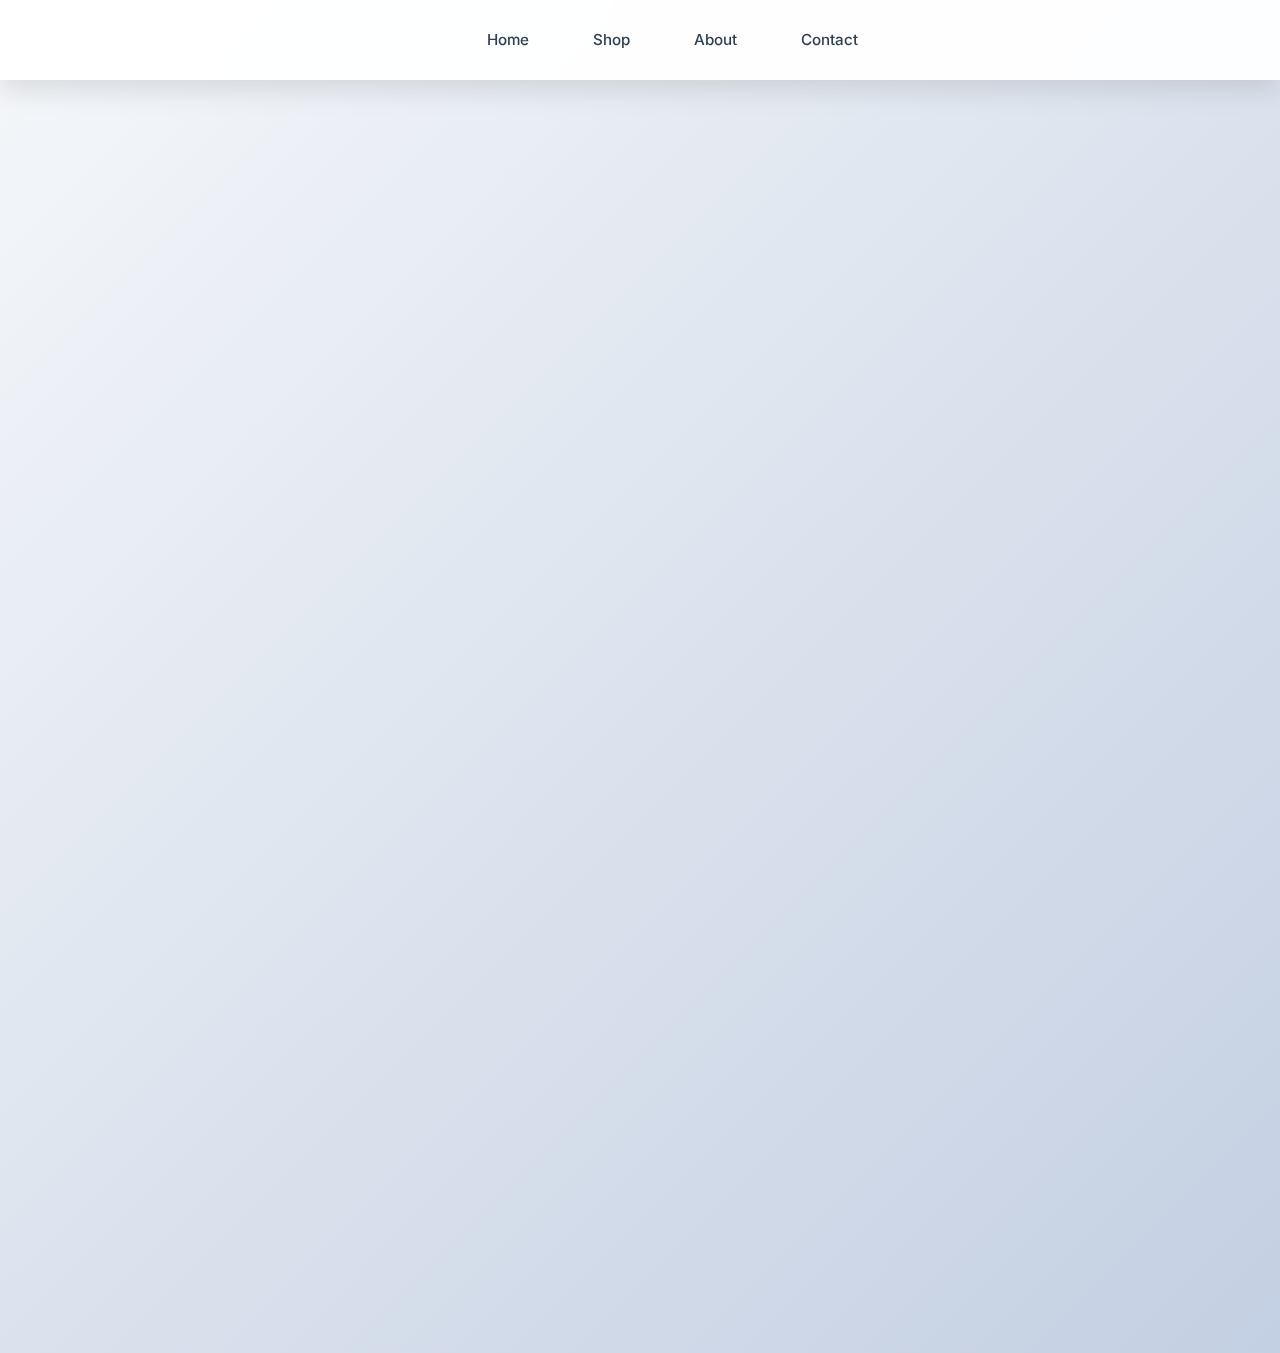
<file: Index.html>
<!DOCTYPE html>
<html lang="en">
<head>
    <meta charset="UTF-8">
    <meta name="viewport" content="width=device-width, initial-scale=1.0">
    <link rel="icon" type="image/x-icon" href="Assets/brilliance.svg">
    <link rel="stylesheet" href="Assets/DevArt.css">
    <title>DevArt</title>
</head>
<body>
    <div class="NavBar">
        <a href="Assets/brilliance.svg"></a>
        <a href="Index.html">Home</a>  
        <a href="Components/Shop.html">Shop</a>
        <a href="Index.html">About</a>
        <a href="Index.html">Contact</a>
    </div>
        <div class="container">
        <div class="TituloHome">
        <h1>Welcome to DevArt</h1>
        <p>Your hub for developer art and creativity.</p>
        </div>


    <div class ="Carrusel">
        <div class="carousel-item">
            <img src="Assets/CreativeCode.jpg" alt="DevArt Image 1">
            <div class="caption">Creative Code Art</div>
        </div>
        <div class="carousel-item">
            <img src="Assets/Minimalist.jpg" alt="DevArt Image 2">
            <div class="caption">Pixel Perfect Designs</div>
        </div>
        <div class="carousel-item">
            <img src="Assets/UICONCEPTS.jpg" alt="DevArt Image 3">
            <div class="caption">Innovative UI Concepts</div>
        </div>

    </div>


    <footer>
        <div class="footer-content">
            <div class="footer">
                <h3>DevArt</h3>
                <p>Tu hub para arte y creatividad de desarrolladores.</p>
            </div>

            <div class="footer-section">
                <h4>Síguenos</h4>
                <div class="social-links">
                    <a href="https://github.com/Elianbarra/DevArt-Web">GitHub</a>
                </div>
            </div>
        </div>
        <div class="footer-bottom">
            <p>&copy; 2025 DevArt. Todos los derechos reservados.</p>
        </div>
    </footer>
</body>
</html>
</file>
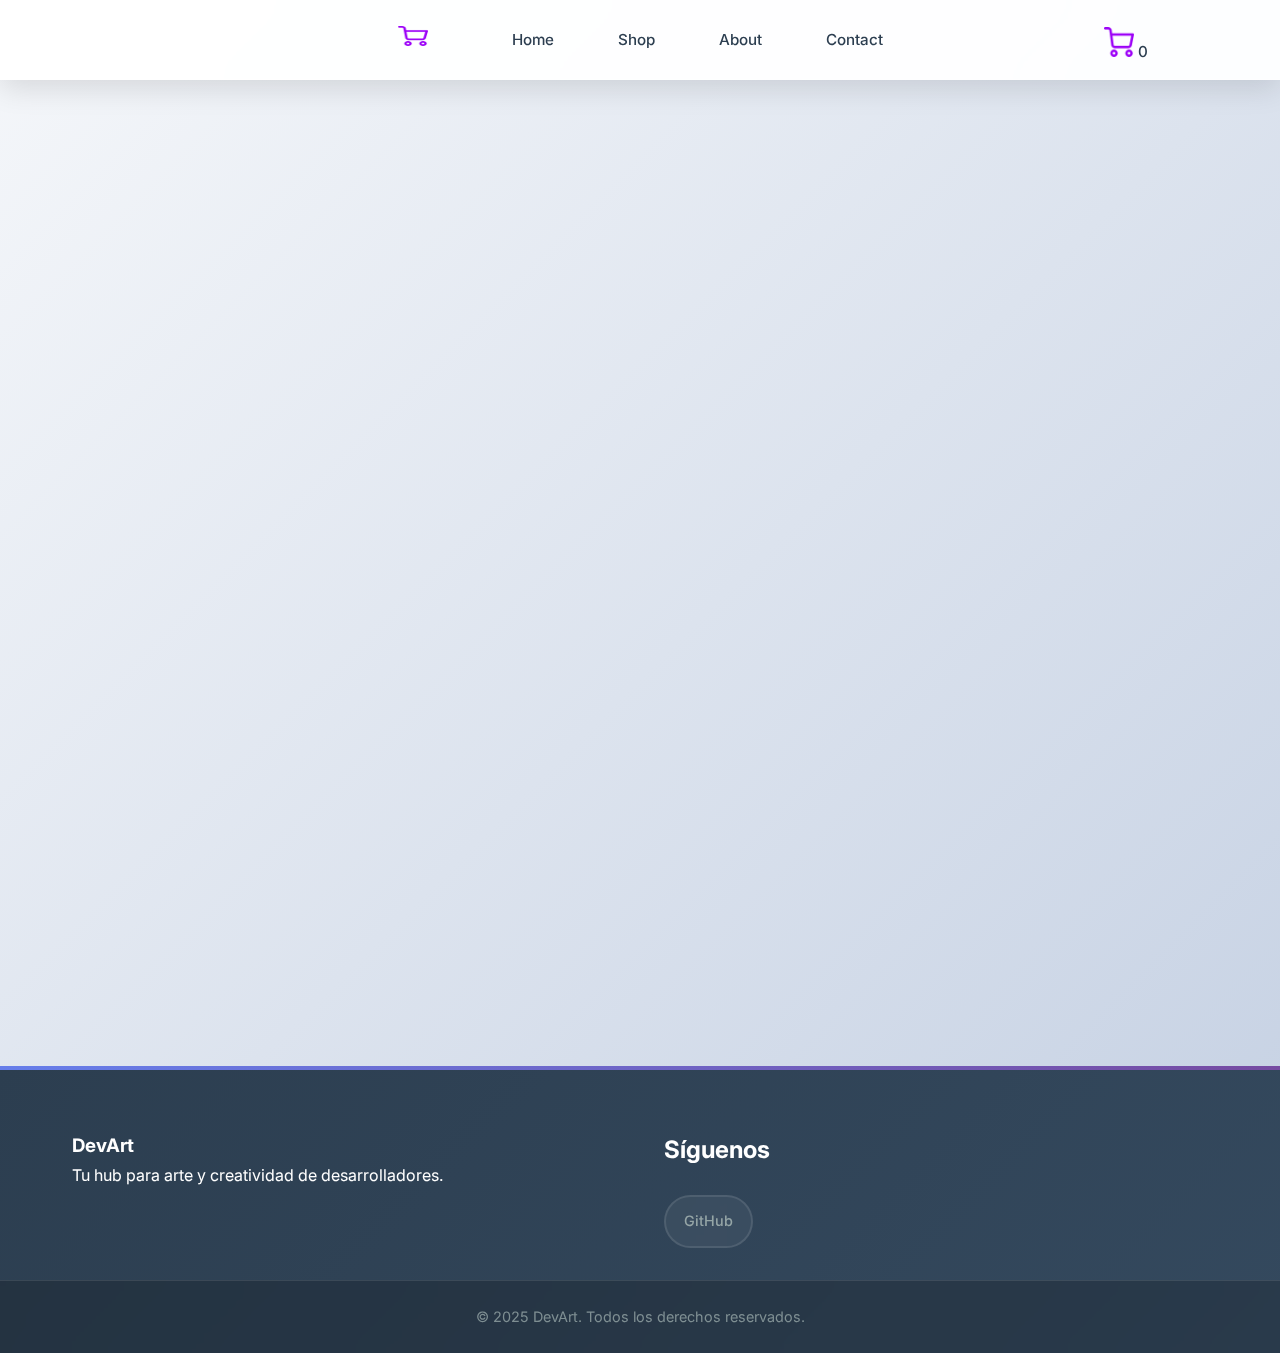
<file: index.html>
<!DOCTYPE html>
<html lang="en">
<head>
    <meta charset="UTF-8">
    <meta name="viewport" content="width=device-width, initial-scale=1.0">
    <link rel="icon" type="image/x-icon" href="Assets/brilliance.svg">
    <link rel="stylesheet" href="Assets/DevArt.css">
    <title>DevArt</title>
</head>
<body>
    <div class="NavBar">
        <!-- Logo a la izquierda del home -->
        <a href="Index.html">
            <img src="Assets/icon-cart.png" alt="Logo" class="logo" width="30" />
        </a>


        <a href="Index.html">Home</a>
        <a href="Components/Shop.html">Shop</a>
        <a href="Index.html">About</a>
        <a href="Index.html">Contact</a>
        
        <!-- carrito de compras -->
        <div class="cart-icon">
            <a href="Components/Shop.html">
                <img src="Assets/icon-cart.png" alt="Cart" width="30px"  />
                <span class="cart-count">0</span>
            </a>
        </div>
    </div>
        <div class="container">
        <div class="TituloHome">
        <h1>Welcome to DevArt</h1>
        <p>Your hub for developer art and creativity.</p>
        </div>


    <div class ="Carrusel">
        <div class="carousel-item">
            <img src="Assets/CreativeCode.jpg" alt="DevArt Image 1">
            <div class="caption">Creative Code Art</div>
        </div>
        <div class="carousel-item">
            <img src="Assets/Minimalist.jpg" alt="DevArt Image 2">
            <div class="caption">Pixel Perfect Designs</div>
        </div>
        <div class="carousel-item">
            <img src="Assets/UICONCEPTS.jpg" alt="DevArt Image 3">
            <div class="caption">Innovative UI Concepts</div>
        </div>

    </div>

        </div>
    <footer>
        <div class="footer-content">
            <div class="footer">
                <h3>DevArt</h3>
                <p>Tu hub para arte y creatividad de desarrolladores.</p>
            </div>

            <div class="footer-section">
                <h4>Síguenos</h4>
                <div class="social-links">
                    <a href="https://github.com/Elianbarra/DevArt-Web">GitHub</a>
                </div>
            </div>
        </div>
        <div class="footer-bottom">
            <p>&copy; 2025 DevArt. Todos los derechos reservados.</p>
        </div>
    </footer>
</body>
</html>
</file>
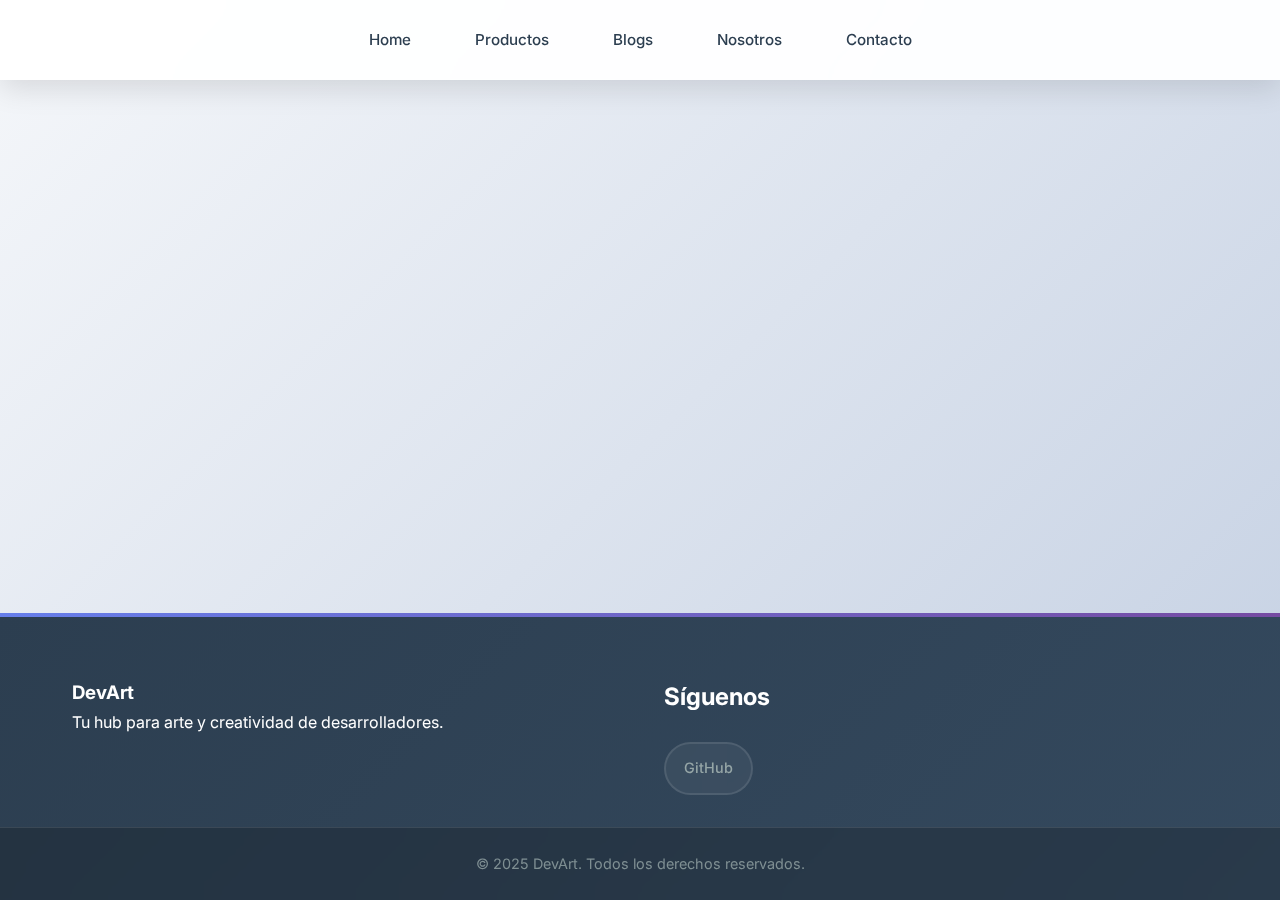
<file: Components/AboutUs.html>
<!DOCTYPE html>
<html lang="en">
<head>
    <meta charset="UTF-8">
    <meta name="viewport" content="width=device-width, initial-scale=1.0">
    <link rel="icon" type="image/x-icon" href="Assets/brilliance.svg">
    <link rel="stylesheet" href="../Assets/Shop.css">
    <title>DevArt</title>
</head>
<body>
    <div class="NavBar">
        <a href="../Index.html">Home</a>
        <a href="Components/Shop.html">Productos</a>
        <a href="Components/Blog.html">Blogs</a>
        <a href="Components/AboutUs.html">Nosotros</a>
        <a href="Components/Contact.html">Contacto</a>
    </div>



    <footer>
        <div class="footer-content">
            <div class="footer">
                <h3>DevArt</h3>
                <p>Tu hub para arte y creatividad de desarrolladores.</p>
            </div>

            <div class="footer-section">
                <h4>Síguenos</h4>
                <div class="social-links">
                    <a href="https://github.com/Elianbarra/DevArt-Web">GitHub</a>
                </div>
            </div>
        </div>
        <div class="footer-bottom">
            <p>&copy; 2025 DevArt. Todos los derechos reservados.</p>
        </div>
    </footer>
</body>
</html>
</file>
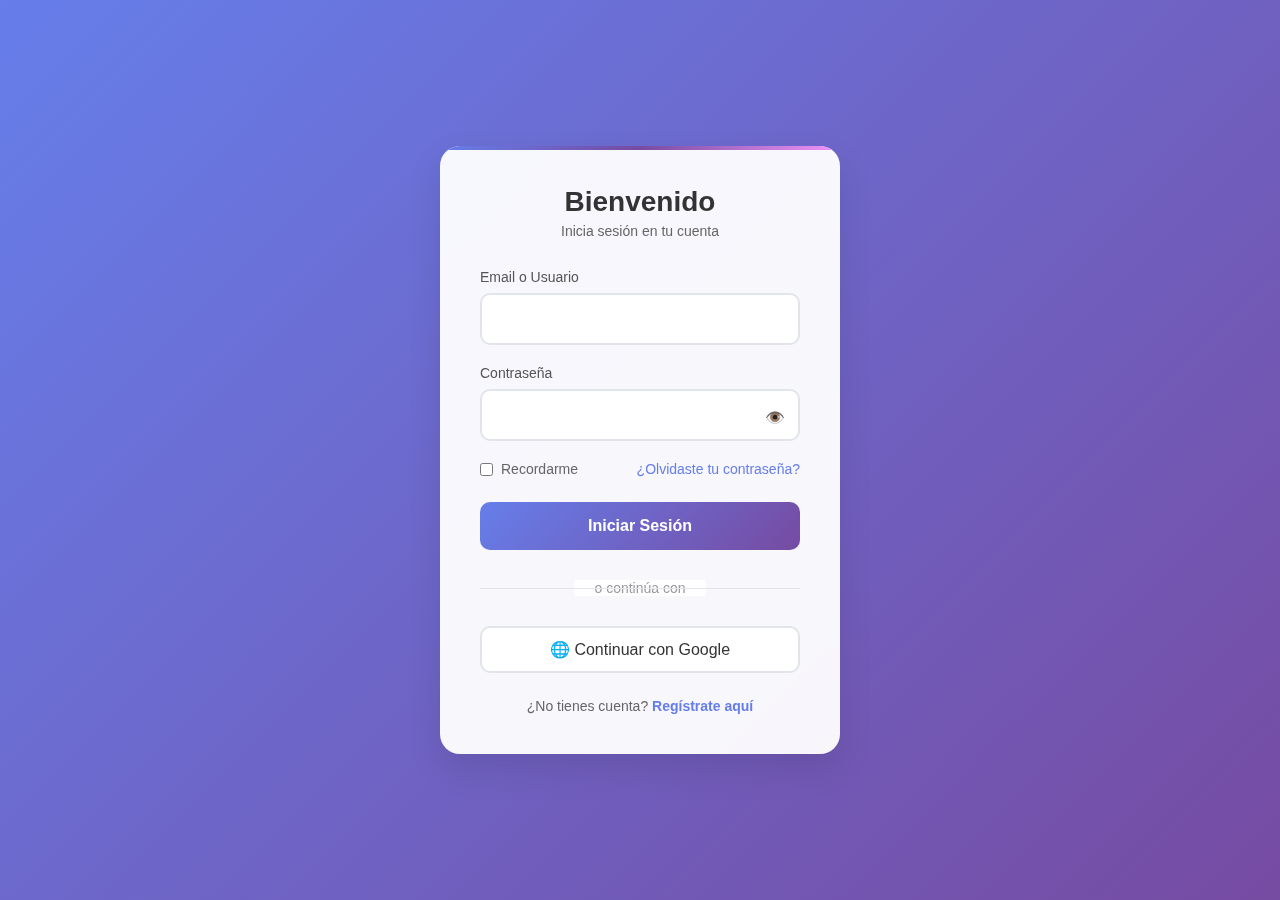
<file: Components/LoginUser.html>
<!DOCTYPE html>
<html lang="es">
<head>
    <meta charset="UTF-8">
    <meta name="viewport" content="width=device-width, initial-scale=1.0">
    <title>Login - Mi Sitio Web</title>
    <style>
        * {
            margin: 0;
            padding: 0;
            box-sizing: border-box;
        }

        body {
            font-family: 'Segoe UI', Tahoma, Geneva, Verdana, sans-serif;
            background: linear-gradient(135deg, #667eea 0%, #764ba2 100%);
            min-height: 100vh;
            display: flex;
            align-items: center;
            justify-content: center;
            padding: 20px;
        }

        .login-container {
            background: rgba(255, 255, 255, 0.95);
            backdrop-filter: blur(10px);
            border-radius: 20px;
            box-shadow: 0 15px 35px rgba(0, 0, 0, 0.1);
            padding: 40px;
            width: 100%;
            max-width: 400px;
            position: relative;
            overflow: hidden;
        }

        .login-container::before {
            content: '';
            position: absolute;
            top: 0;
            left: 0;
            right: 0;
            height: 4px;
            background: linear-gradient(90deg, #667eea, #764ba2, #f093fb);
            border-radius: 20px 20px 0 0;
        }

        .logo {
            text-align: center;
            margin-bottom: 30px;
        }

        .logo h1 {
            color: #333;
            font-size: 28px;
            font-weight: 700;
            margin-bottom: 5px;
        }

        .logo p {
            color: #666;
            font-size: 14px;
        }

        .form-group {
            margin-bottom: 20px;
            position: relative;
        }

        .form-group label {
            display: block;
            margin-bottom: 8px;
            color: #555;
            font-weight: 500;
            font-size: 14px;
        }

        .form-group input {
            width: 100%;
            padding: 15px;
            border: 2px solid #e1e5e9;
            border-radius: 10px;
            font-size: 16px;
            transition: all 0.3s ease;
            background: #fff;
        }

        .form-group input:focus {
            outline: none;
            border-color: #667eea;
            box-shadow: 0 0 0 3px rgba(102, 126, 234, 0.1);
        }

        .form-group input.error {
            border-color: #e74c3c;
            animation: shake 0.5s;
        }

        @keyframes shake {
            0%, 100% { transform: translateX(0); }
            25% { transform: translateX(-5px); }
            75% { transform: translateX(5px); }
        }

        .password-toggle {
            position: absolute;
            right: 15px;
            top: 43px;
            cursor: pointer;
            color: #666;
            user-select: none;
        }

        .password-toggle:hover {
            color: #333;
        }

        .error-message {
            color: #e74c3c;
            font-size: 12px;
            margin-top: 5px;
            display: none;
        }

        .success-message {
            color: #27ae60;
            font-size: 14px;
            text-align: center;
            margin-bottom: 20px;
            display: none;
            padding: 10px;
            background: rgba(39, 174, 96, 0.1);
            border-radius: 8px;
        }

        .remember-forgot {
            display: flex;
            justify-content: space-between;
            align-items: center;
            margin-bottom: 25px;
            font-size: 14px;
        }

        .remember-me {
            display: flex;
            align-items: center;
            color: #666;
        }

        .remember-me input {
            margin-right: 8px;
            width: auto;
        }

        .forgot-password {
            color: #667eea;
            text-decoration: none;
            transition: color 0.3s ease;
        }

        .forgot-password:hover {
            color: #764ba2;
        }

        .login-btn {
            width: 100%;
            padding: 15px;
            background: linear-gradient(135deg, #667eea 0%, #764ba2 100%);
            color: white;
            border: none;
            border-radius: 10px;
            font-size: 16px;
            font-weight: 600;
            cursor: pointer;
            transition: all 0.3s ease;
            position: relative;
            overflow: hidden;
        }

        .login-btn:hover {
            transform: translateY(-2px);
            box-shadow: 0 8px 25px rgba(102, 126, 234, 0.3);
        }

        .login-btn:active {
            transform: translateY(0);
        }

        .login-btn:disabled {
            opacity: 0.7;
            cursor: not-allowed;
            transform: none;
        }

        .loading {
            display: none;
            width: 20px;
            height: 20px;
            border: 2px solid rgba(255, 255, 255, 0.3);
            border-top: 2px solid white;
            border-radius: 50%;
            animation: spin 1s linear infinite;
            margin-right: 10px;
        }

        @keyframes spin {
            to { transform: rotate(360deg); }
        }

        .divider {
            text-align: center;
            margin: 30px 0;
            position: relative;
            color: #999;
            font-size: 14px;
        }

        .divider::before {
            content: '';
            position: absolute;
            top: 50%;
            left: 0;
            right: 0;
            height: 1px;
            background: #e1e5e9;
        }

        .divider span {
            background: rgba(255, 255, 255, 0.95);
            padding: 0 20px;
        }

        .social-login {
            display: grid;
            gap: 10px;
        }

        .social-btn {
            padding: 12px;
            border: 2px solid #e1e5e9;
            border-radius: 10px;
            background: white;
            cursor: pointer;
            transition: all 0.3s ease;
            display: flex;
            align-items: center;
            justify-content: center;
            font-weight: 500;
            text-decoration: none;
            color: #333;
        }

        .social-btn:hover {
            border-color: #667eea;
            transform: translateY(-1px);
        }

        .register-link {
            text-align: center;
            margin-top: 25px;
            color: #666;
            font-size: 14px;
        }

        .register-link a {
            color: #667eea;
            text-decoration: none;
            font-weight: 600;
        }

        .register-link a:hover {
            color: #764ba2;
        }

        /* Responsive */
        @media (max-width: 480px) {
            .login-container {
                padding: 30px 20px;
                margin: 10px;
            }
            
            .logo h1 {
                font-size: 24px;
            }
        }
    </style>
</head>
<body>
    <!-- login -->
    <div class="login-container">
        <div class="logo">
            <h1>Bienvenido</h1>
            <p>Inicia sesión en tu cuenta</p>
        </div>

        <div class="success-message" id="successMessage">
            ✅ Login exitoso! Redirigiendo...
        </div>

        <form id="loginForm">
            <div class="form-group">
                <label for="email">Email o Usuario</label>
                <input type="text" id="email" name="email" autocomplete="email" required>
                <div class="error-message" id="emailError">Por favor ingresa un email válido</div>
            </div>

            <div class="form-group">
                <label for="password">Contraseña</label>
                <input type="password" id="password" name="password" autocomplete="current-password" required>
                <span class="password-toggle" id="togglePassword">👁️</span>
                <div class="error-message" id="passwordError">La contraseña debe tener al menos 6 caracteres</div>
            </div>

            <div class="remember-forgot">
                <label class="remember-me">
                    <input type="checkbox" id="remember"> Recordarme
                </label>
                <a href="#" class="forgot-password" id="forgotPassword">¿Olvidaste tu contraseña?</a>
            </div>

            <button type="submit" class="login-btn" id="loginBtn">
                <div class="loading" id="loading"></div>
                <span id="btnText">Iniciar Sesión</span>
            </button>
        </form>

        <div class="divider">
            <span>o continúa con</span>
        </div>

        <div class="social-login">
            <a href="#" class="social-btn" id="googleLogin">
                🌐 Continuar con Google
            </a>
        </div>

        <div class="register-link">
            ¿No tienes cuenta? <a href="#" id="registerLink">Regístrate aquí</a>
        </div>
    </div>

    <script>
        // Variables globales
        const loginForm = document.getElementById('loginForm');
        const emailInput = document.getElementById('email');
        const passwordInput = document.getElementById('password');
        const togglePassword = document.getElementById('togglePassword');
        const loginBtn = document.getElementById('loginBtn');
        const loading = document.getElementById('loading');
        const btnText = document.getElementById('btnText');
        const successMessage = document.getElementById('successMessage');

        // Usuarios demo para prueba
        const demoUsers = [
            { email: 'admin@test.com', password: '123456', name: 'Administrador' },
            { email: 'user@test.com', password: 'password', name: 'Usuario Demo' },
            { email: 'demo', password: 'demo', name: 'Usuario Demo' }
        ];

        // Toggle mostrar/ocultar contraseña
        togglePassword.addEventListener('click', function() {
            const type = passwordInput.getAttribute('type') === 'password' ? 'text' : 'password';
            passwordInput.setAttribute('type', type);
            this.textContent = type === 'password' ? '👁️' : '🙈';
        });

        // Validación en tiempo real
        emailInput.addEventListener('input', function() {
            clearError('email');
        });

        passwordInput.addEventListener('input', function() {
            clearError('password');
        });

        // Función para mostrar errores
        function showError(field, message) {
            const input = document.getElementById(field);
            const errorDiv = document.getElementById(field + 'Error');
            
            input.classList.add('error');
            errorDiv.textContent = message;
            errorDiv.style.display = 'block';
        }

        // Función para limpiar errores
        function clearError(field) {
            const input = document.getElementById(field);
            const errorDiv = document.getElementById(field + 'Error');
            
            input.classList.remove('error');
            errorDiv.style.display = 'none';
        }

        // Validación de email
        function isValidEmail(email) {
            const emailRegex = /^[^\s@]+@[^\s@]+\.[^\s@]+$/;
            return emailRegex.test(email);
        }

        // Función de login
        async function performLogin(email, password) {
            return new Promise((resolve) => {
                setTimeout(() => {
                    const user = demoUsers.find(u => 
                        (u.email.toLowerCase() === email.toLowerCase()) && u.password === password
                    );
                    
                    if (user) {
                        resolve({ success: true, user: user });
                    } else {
                        resolve({ success: false, message: 'Email o contraseña incorrectos' });
                    }
                }, 1500); // Simular delay de red
            });
        }

        // Manejo del formulario
        loginForm.addEventListener('submit', async function(e) {
            e.preventDefault();
            
            const email = emailInput.value.trim();
            const password = passwordInput.value;
            let hasErrors = false;

            // Limpiar errores previos
            clearError('email');
            clearError('password');

            // Validaciones
            if (!email) {
                showError('email', 'Por favor ingresa tu email o usuario');
                hasErrors = true;
            } else if (email.includes('@') && !isValidEmail(email)) {
                showError('email', 'Por favor ingresa un email válido');
                hasErrors = true;
            }

            if (!password) {
                showError('password', 'Por favor ingresa tu contraseña');
                hasErrors = true;
            } else if (password.length < 3) {
                showError('password', 'La contraseña debe tener al menos 3 caracteres');
                hasErrors = true;
            }

            if (hasErrors) return;

            // Mostrar loading
            loginBtn.disabled = true;
            loading.style.display = 'inline-block';
            btnText.textContent = 'Iniciando sesión...';

            try {
                const result = await performLogin(email, password);
                
                if (result.success) {
                    // Login exitoso
                    successMessage.style.display = 'block';
                    btnText.textContent = '✅ ¡Éxito!';
                    
                    // Guardar sesión si "recordar" está marcado
                    if (document.getElementById('remember').checked) {
                        localStorage.setItem('rememberedUser', JSON.stringify({
                            email: email,
                            name: result.user.name
                        }));
                    }
                    
                    // Simular redirección
                    setTimeout(() => {
                        alert(`¡Bienvenido ${result.user.name}!\n\nEn un sitio real, serías redirigido al dashboard.`);
                        
                        // Aquí normalmente harías:
                        // window.location.href = '/dashboard';
                    }, 2000);
                    
                } else {
                    // Login fallido
                    showError('password', result.message);
                }
            } catch (error) {
                showError('password', 'Error de conexión. Inténtalo de nuevo.');
            } finally {
                // Ocultar loading
                setTimeout(() => {
                    loginBtn.disabled = false;
                    loading.style.display = 'none';
                    btnText.textContent = 'Iniciar Sesión';
                }, 1000);
            }
        });

        // Cargar usuario recordado
        window.addEventListener('load', function() {
            const rememberedUser = localStorage.getItem('rememberedUser');
            if (rememberedUser) {
                const user = JSON.parse(rememberedUser);
                emailInput.value = user.email;
                document.getElementById('remember').checked = true;
            }
        });

        // Enlaces adicionales
        document.getElementById('forgotPassword').addEventListener('click', function(e) {
            e.preventDefault();
            alert('Funcionalidad de recuperación de contraseña.\n\nEn un sitio real, esto abriría un formulario de recuperación.');
        });

        document.getElementById('registerLink').addEventListener('click', function(e) {
            e.preventDefault();
            alert('Funcionalidad de registro.\n\nEn un sitio real, esto te llevaría al formulario de registro.');
        });

        document.getElementById('googleLogin').addEventListener('click', function(e) {
            e.preventDefault();
            alert('Login con Google.\n\nEn un sitio real, esto iniciaría el flujo OAuth de Google.');
        });

        // Información para pruebas
        console.log('=== USUARIOS DE PRUEBA ===');
        console.log('Email: admin@test.com | Contraseña: 123456');
        console.log('Email: user@test.com | Contraseña: password');
        console.log('Usuario: demo | Contraseña: demo');
    </script>
</body>
</html>
</file>
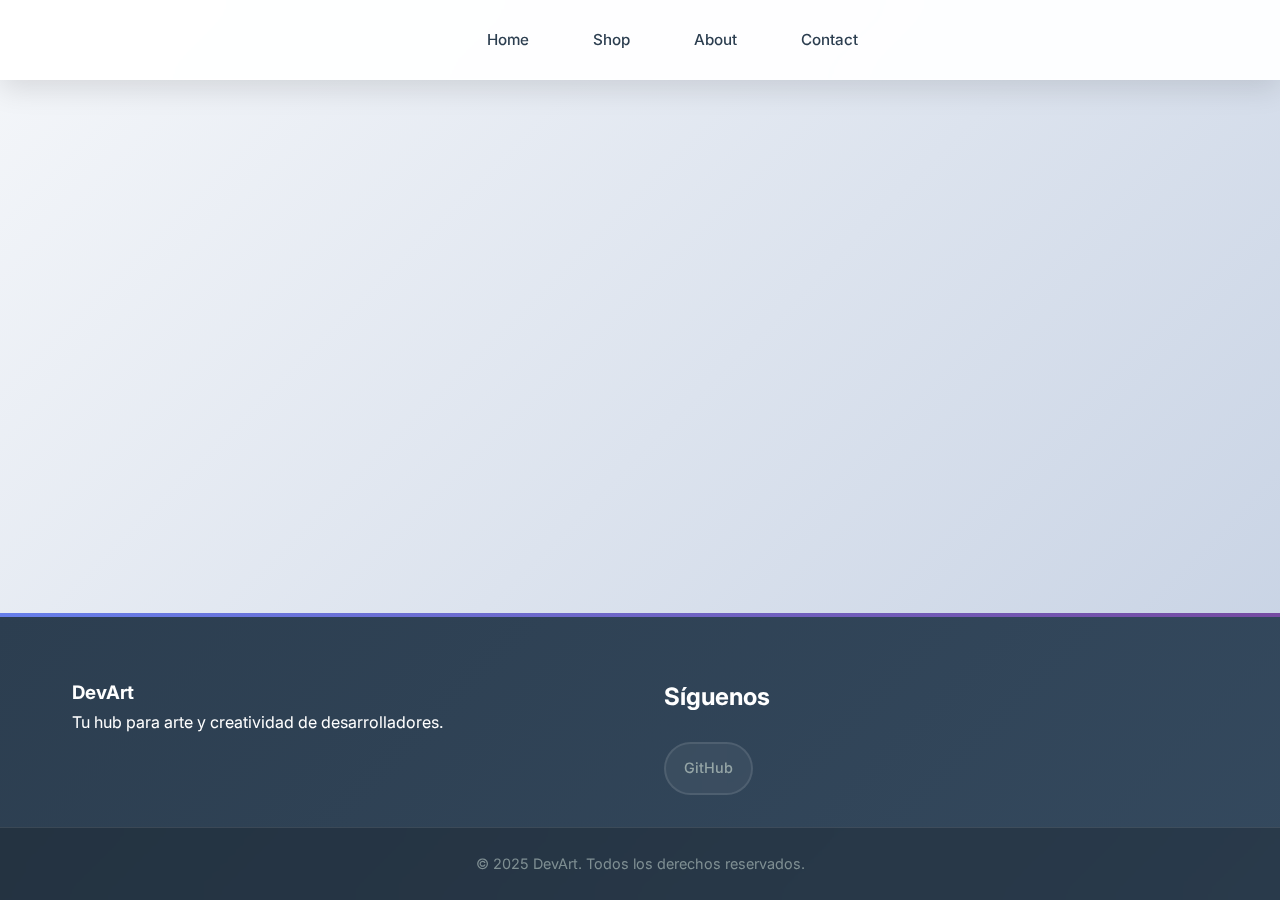
<file: Components/Shop.html>
<!DOCTYPE html>
<html lang="en">
<head>
    <meta charset="UTF-8">
    <meta name="viewport" content="width=device-width, initial-scale=1.0">
    <link rel="icon" type="image/x-icon" href="Assets/brilliance.svg">
    <link rel="stylesheet" href="../Assets/Shop.css">
    <title>DevArt</title>
</head>
<body>
    <div class="NavBar">
        <a href="Assets/brilliance.svg"></a>
        <a href="Index.html">Home</a>  
        <a href="Components/Shop.html">Shop</a>
        <a href="Index.html">About</a>
        <a href="Index.html">Contact</a>
    </div>



    <footer>
        <div class="footer-content">
            <div class="footer">
                <h3>DevArt</h3>
                <p>Tu hub para arte y creatividad de desarrolladores.</p>
            </div>

            <div class="footer-section">
                <h4>Síguenos</h4>
                <div class="social-links">
                    <a href="https://github.com/Elianbarra/DevArt-Web">GitHub</a>
                </div>
            </div>
        </div>
        <div class="footer-bottom">
            <p>&copy; 2025 DevArt. Todos los derechos reservados.</p>
        </div>
    </footer>
</body>
</html>
</file>
<file: Assets/DevArt.css>
/* Importar fuentes modernas */
@import url('https://fonts.googleapis.com/css2?family=Inter:wght@300;400;500;600;700;800&display=swap');

/* Variables CSS */
:root {
    --primary-color: #667eea;
    --secondary-color: #764ba2;
    --text-dark: #2c3e50;
    --text-light: #7f8c8d;
    --white: #ffffff;
    --shadow-light: 0 4px 20px rgba(0, 0, 0, 0.08);
    --shadow-medium: 0 8px 30px rgba(0, 0, 0, 0.12);
    --border-radius: 12px;
    --transition: all 0.3s cubic-bezier(0.4, 0, 0.2, 1);
}

* {
    margin: 0;
    padding: 0;
    box-sizing: border-box;
}

body {
    font-family: 'Inter', 'Segoe UI', Tahoma, Geneva, Verdana, sans-serif;
    margin: 0;
    padding: 0;
    background: linear-gradient(135deg, #f5f7fa 0%, #c3cfe2 100%);
    line-height: 1.7;
    min-height: 100vh;
    display: flex;
    flex-direction: column;
    padding-top: 80px;
    scroll-behavior: smooth;
    color: var(--text-dark);
}

/* Navbar */
.NavBar {
    position: fixed;
    top: 0;
    left: 0;
    right: 0;
    z-index: 1000;
    background: rgba(255, 255, 255, 0.85);
    backdrop-filter: blur(20px) saturate(180%);
    -webkit-backdrop-filter: blur(20px) saturate(180%);
    border-bottom: 1px solid rgba(255, 255, 255, 0.2);
    box-shadow: var(--shadow-light);
    padding: 0 2rem;
    height: 80px;
    display: flex;
    justify-content: center;
    align-items: center;
    transition: var(--transition);
}

.NavBar:hover {
    background: rgba(255, 255, 255, 0.95);
    box-shadow: var(--shadow-medium);
}

.NavBar a {
    display: inline-block;
    color: var(--text-dark);
    padding: 12px 24px;
    text-decoration: none;
    transition: var(--transition);
    font-weight: 500;
    font-size: 0.95rem;
    border-radius: 50px;
    margin: 0 8px;
    position: relative;
    overflow: hidden;
}

.NavBar a::before {
    content: '';
    position: absolute;
    top: 0;
    left: -100%;
    width: 100%;
    height: 100%;
    background: linear-gradient(90deg, var(--primary-color), var(--secondary-color));
    transition: var(--transition);
    z-index: -1;
    border-radius: 50px;
}

.NavBar a:hover::before {
    left: 0;
}

.NavBar a:hover {
    color: var(--white);
    transform: translateY(-2px);
    box-shadow: var(--shadow-medium);
}

/* Container */
.container {
    width: 90%;
    max-width: 1200px;
    margin: auto;
    overflow: visible;
    flex: 1;
    padding: 3rem 0;
}

.TituloHome {
    text-align: center;
    position: relative;
    padding: 5rem 2rem;
    background: var(--white);
    border-radius: 24px;
    box-shadow: var(--shadow-medium);
    backdrop-filter: blur(10px);
    overflow: hidden;
}

.TituloHome::before {
    content: '';
    position: absolute;
    top: 0;
    left: 0;
    right: 0;
    height: 4px;
    background: linear-gradient(90deg, var(--primary-color), var(--secondary-color));
    animation: gradientShift 3s ease-in-out infinite;
}

.TituloHome::after {
    content: '🚀';
    position: absolute;
    top: 1rem;
    right: 2rem;
    font-size: 2rem;
    animation: float 3s ease-in-out infinite;
    opacity: 0.7;
}

.TituloHome h1 {
    font-size: clamp(2.5rem, 5vw, 4rem);
    font-weight: 800;
    background: linear-gradient(135deg, var(--primary-color), var(--secondary-color));
    background-clip: text;
    -webkit-background-clip: text;
    -webkit-text-fill-color: transparent;
    margin-bottom: 1.5rem;
    letter-spacing: -0.02em;
    line-height: 1.2;
    animation: slideInUp 1s ease-out;
}

.TituloHome p {
    font-size: clamp(1.1rem, 2vw, 1.4rem);
    color: var(--text-light);
    font-weight: 400;
    margin: 0;
    max-width: 600px;
    margin: 0 auto;
    animation: slideInUp 1s ease-out 0.2s both;
}

.cart-icon{
    position: absolute;
    top: 15px;
    right: 100px;
    font-size: 1.5rem;
    color: var(--text-dark);
    text-decoration: none;
    transition: var(--transition);
}

.logo{
    height: 20px;
    margin-right: 20px;
    left: 100px;
}


/* Carrusel */
.Carrusel {
    margin: 6rem 0;
    padding: 0 1rem;
    display: grid;
    grid-template-columns: repeat(auto-fit, minmax(350px, 1fr));
    gap: 2rem;
}

.carousel-item {
    background: var(--white);
    border-radius: var(--border-radius);
    padding: 2.5rem;
    box-shadow: var(--shadow-light);
    transition: var(--transition);
    position: relative;
    overflow: hidden;
    border: 1px solid rgba(255, 255, 255, 0.2);
}

.carousel-item::before {
    content: '';
    position: absolute;
    top: 0;
    left: 0;
    right: 0;
    bottom: 0;
    background: linear-gradient(135deg, var(--primary-color), var(--secondary-color));
    opacity: 0;
    transition: var(--transition);
    z-index: 1;
}

.carousel-item:hover::before {
    opacity: 0.05;
}

.carousel-item:hover {
    transform: translateY(-8px) scale(1.02);
    box-shadow: var(--shadow-medium);
}

.carousel-item img {
    width: 100%;
    height: 250px;
    object-fit: cover;
    border-radius: calc(var(--border-radius) - 4px);
    margin-bottom: 1.5rem;
    transition: var(--transition);
    position: relative;
    z-index: 2;
}

.carousel-item:hover img {
    transform: scale(1.05);
}

.caption {
    font-size: 1.3rem;
    font-weight: 600;
    color: var(--text-dark);
    text-align: center;
    position: relative;
    z-index: 2;
    transition: var(--transition);
}

.carousel-item:hover .caption {
    color: var(--primary-color);
    transform: translateY(-2px);
}

/* Footer */
footer {
    background: linear-gradient(135deg, var(--text-dark) 0%, #34495e 100%);
    color: var(--white);
    margin-top: auto;
    position: relative;
    overflow: hidden;
}

footer::before {
    content: '';
    position: absolute;
    top: 0;
    left: 0;
    right: 0;
    height: 4px;
    background: linear-gradient(90deg, var(--primary-color), var(--secondary-color));
}

.footer-content {
    max-width: 1200px;
    margin: 0 auto;
    padding: 4rem 2rem 2rem;
    display: grid;
    grid-template-columns: repeat(auto-fit, minmax(280px, 1fr));
    gap: 3rem;
    position: relative;
    z-index: 2;
}

.footer-section h3,
.footer-section h4 {
    color: var(--white);
    margin-bottom: 1.5rem;
    font-size: 1.5rem;
    font-weight: 700;
    position: relative;
}

.footer-section h3::after {
    content: '';
    position: absolute;
    bottom: -8px;
    left: 0;
    width: 40px;
    height: 3px;
    background: linear-gradient(90deg, var(--primary-color), var(--secondary-color));
    border-radius: 2px;
}

.footer-section p {
    color: #95a5a6;
    font-size: 1rem;
    line-height: 1.7;
    margin: 0;
    opacity: 0.9;
}

.social-links {
    display: flex;
    gap: 1rem;
    flex-wrap: wrap;
    margin-top: 1.5rem;
}

.social-links a {
    color: #95a5a6;
    text-decoration: none;
    padding: 12px 18px;
    border: 2px solid rgba(255, 255, 255, 0.1);
    border-radius: 50px;
    transition: var(--transition);
    font-size: 0.9rem;
    font-weight: 500;
    background: rgba(255, 255, 255, 0.05);
    backdrop-filter: blur(10px);
}

.social-links a:hover {
    color: var(--white);
    border-color: var(--primary-color);
    background: linear-gradient(135deg, var(--primary-color), var(--secondary-color));
    transform: translateY(-3px);
    box-shadow: var(--shadow-medium);
}

.footer-bottom {
    background: rgba(0, 0, 0, 0.2);
    padding: 1.5rem 2rem;
    text-align: center;
    border-top: 1px solid rgba(255, 255, 255, 0.1);
    backdrop-filter: blur(10px);
}

.footer-bottom p {
    margin: 0;
    color: #95a5a6;
    font-size: 0.9rem;
    opacity: 0.8;
}

/* Animaciones */
@keyframes gradientShift {
    0%, 100% { transform: translateX(-100%); }
    50% { transform: translateX(100%); }
}

@keyframes slideInUp {
    from {
        opacity: 0;
        transform: translateY(30px);
    }
    to {
        opacity: 1;
        transform: translateY(0);
    }
}

@keyframes float {
    0%, 100% { transform: translateY(0px); }
    50% { transform: translateY(-10px); }
}

@keyframes fadeInUp {
    to {
        opacity: 1;
        transform: translateY(0);
    }
}

/* Efectos de carga */
.container > * {
    animation: fadeInUp 0.8s ease-out forwards;
    opacity: 0;
    transform: translateY(20px);
}

.container > *:nth-child(1) { animation-delay: 0.1s; }
.container > *:nth-child(2) { animation-delay: 0.2s; }
.container > *:nth-child(3) { animation-delay: 0.3s; }

/* Scrollbar personalizada */
::-webkit-scrollbar {
    width: 8px;
}

::-webkit-scrollbar-track {
    background: #f1f1f1;
    border-radius: 4px;
}

::-webkit-scrollbar-thumb {
    background: linear-gradient(135deg, var(--primary-color), var(--secondary-color));
    border-radius: 4px;
}

::-webkit-scrollbar-thumb:hover {
    background: linear-gradient(135deg, var(--secondary-color), var(--primary-color));
}

/* Responsive */
@media (max-width: 768px) {
    .container {
        width: 95%;
        padding: 2rem 0;
    }
    
    .NavBar {
        padding: 0 1rem;
        height: 70px;
    }
    
    .NavBar a {
        padding: 8px 16px;
        margin: 0 4px;
        font-size: 0.9rem;
    }
    
    body {
        padding-top: 70px;
    }
    
    .TituloHome {
        margin: 2rem 0 4rem 0;
        padding: 2rem 1.5rem;
        border-radius: 16px;
    }
    
    .Carrusel {
        margin: 4rem 0;
        padding: 0 0.5rem;
        grid-template-columns: 1fr;
    }
    
    .carousel-item {
        padding: 2rem;
    }
    
    .carousel-item img {
        height: 200px;
    }
    
    .footer-content {
        grid-template-columns: 1fr;
        text-align: center;
        padding: 3rem 1.5rem 1.5rem;
        gap: 2rem;
    }
    
    .social-links {
        justify-content: center;
    }
}

@media (max-width: 480px) {
    .NavBar a {
        padding: 6px 12px;
        font-size: 0.85rem;
    }
    
    .TituloHome {
        padding: 1.5rem 1rem;
    }
    
    .carousel-item {
        padding: 1.5rem;
    }
    
    .carousel-item img {
        height: 180px;
    }
    
    .caption {
        font-size: 1.1rem;
    }
}
</file>
<file: Assets/Shop.css>
/* Importar fuentes modernas */
@import url('https://fonts.googleapis.com/css2?family=Inter:wght@300;400;500;600;700;800&display=swap');

/* Variables CSS */
:root {
    --primary-color: #667eea;
    --secondary-color: #764ba2;
    --text-dark: #2c3e50;
    --text-light: #7f8c8d;
    --white: #ffffff;
    --shadow-light: 0 4px 20px rgba(0, 0, 0, 0.08);
    --shadow-medium: 0 8px 30px rgba(0, 0, 0, 0.12);
    --border-radius: 12px;
    --transition: all 0.3s cubic-bezier(0.4, 0, 0.2, 1);
}

* {
    margin: 0;
    padding: 0;
    box-sizing: border-box;
}

body {
    font-family: 'Inter', 'Segoe UI', Tahoma, Geneva, Verdana, sans-serif;
    margin: 0;
    padding: 0;
    background: linear-gradient(135deg, #f5f7fa 0%, #c3cfe2 100%);
    line-height: 1.7;
    min-height: 100vh;
    display: flex;
    flex-direction: column;
    padding-top: 80px;
    scroll-behavior: smooth;
    color: var(--text-dark);
}

/* Navbar */
.NavBar {
    position: fixed;
    top: 0;
    left: 0;
    right: 0;
    z-index: 1000;
    background: rgba(255, 255, 255, 0.85);
    backdrop-filter: blur(20px) saturate(180%);
    -webkit-backdrop-filter: blur(20px) saturate(180%);
    border-bottom: 1px solid rgba(255, 255, 255, 0.2);
    box-shadow: var(--shadow-light);
    padding: 0 2rem;
    height: 80px;
    display: flex;
    justify-content: center;
    align-items: center;
    transition: var(--transition);
}

.NavBar:hover {
    background: rgba(255, 255, 255, 0.95);
    box-shadow: var(--shadow-medium);
}

.NavBar a {
    display: inline-block;
    color: var(--text-dark);
    padding: 12px 24px;
    text-decoration: none;
    transition: var(--transition);
    font-weight: 500;
    font-size: 0.95rem;
    border-radius: 50px;
    margin: 0 8px;
    position: relative;
    overflow: hidden;
}

.NavBar a::before {
    content: '';
    position: absolute;
    top: 0;
    left: -100%;
    width: 100%;
    height: 100%;
    background: linear-gradient(90deg, var(--primary-color), var(--secondary-color));
    transition: var(--transition);
    z-index: -1;
    border-radius: 50px;
}

.NavBar a:hover::before {
    left: 0;
}

.NavBar a:hover {
    color: var(--white);
    transform: translateY(-2px);
    box-shadow: var(--shadow-medium);
}
/* Responsive */
@media (max-width: 768px) {
    .container {
        width: 95%;
        padding: 2rem 0;
    }

    .NavBar {
        padding: 0 1rem;
        height: 70px;
    }

    .NavBar a {
        padding: 8px 16px;
        margin: 0 4px;
        font-size: 0.9rem;
    }

    body {
        padding-top: 70px;
    }
        .footer-content {
            grid-template-columns: 1fr;
            text-align: center;
            padding: 3rem 1.5rem 1.5rem;
            gap: 2rem;
        }
}

    
/* Footer */
footer {
    background: linear-gradient(135deg, var(--text-dark) 0%, #34495e 100%);
    color: var(--white);
    margin-top: auto;
    position: relative;
    overflow: hidden;
}

footer::before {
    content: '';
    position: absolute;
    top: 0;
    left: 0;
    right: 0;
    height: 4px;
    background: linear-gradient(90deg, var(--primary-color), var(--secondary-color));
}

.footer-content {
    max-width: 1200px;
    margin: 0 auto;
    padding: 4rem 2rem 2rem;
    display: grid;
    grid-template-columns: repeat(auto-fit, minmax(280px, 1fr));
    gap: 3rem;
    position: relative;
    z-index: 2;
}

.footer-section h3,
.footer-section h4 {
    color: var(--white);
    margin-bottom: 1.5rem;
    font-size: 1.5rem;
    font-weight: 700;
    position: relative;
}

.footer-section h3::after {
    content: '';
    position: absolute;
    bottom: -8px;
    left: 0;
    width: 40px;
    height: 3px;
    background: linear-gradient(90deg, var(--primary-color), var(--secondary-color));
    border-radius: 2px;
}

.footer-section p {
    color: #95a5a6;
    font-size: 1rem;
    line-height: 1.7;
    margin: 0;
    opacity: 0.9;
}

.social-links {
    display: flex;
    gap: 1rem;
    flex-wrap: wrap;
    margin-top: 1.5rem;
}

.social-links a {
    color: #95a5a6;
    text-decoration: none;
    padding: 12px 18px;
    border: 2px solid rgba(255, 255, 255, 0.1);
    border-radius: 50px;
    transition: var(--transition);
    font-size: 0.9rem;
    font-weight: 500;
    background: rgba(255, 255, 255, 0.05);
    backdrop-filter: blur(10px);
}

.social-links a:hover {
    color: var(--white);
    border-color: var(--primary-color);
    background: linear-gradient(135deg, var(--primary-color), var(--secondary-color));
    transform: translateY(-3px);
    box-shadow: var(--shadow-medium);
}

.footer-bottom {
    background: rgba(0, 0, 0, 0.2);
    padding: 1.5rem 2rem;
    text-align: center;
    border-top: 1px solid rgba(255, 255, 255, 0.1);
    backdrop-filter: blur(10px);
}

.footer-bottom p {
    margin: 0;
    color: #95a5a6;
    font-size: 0.9rem;
    opacity: 0.8;
}
</file>
